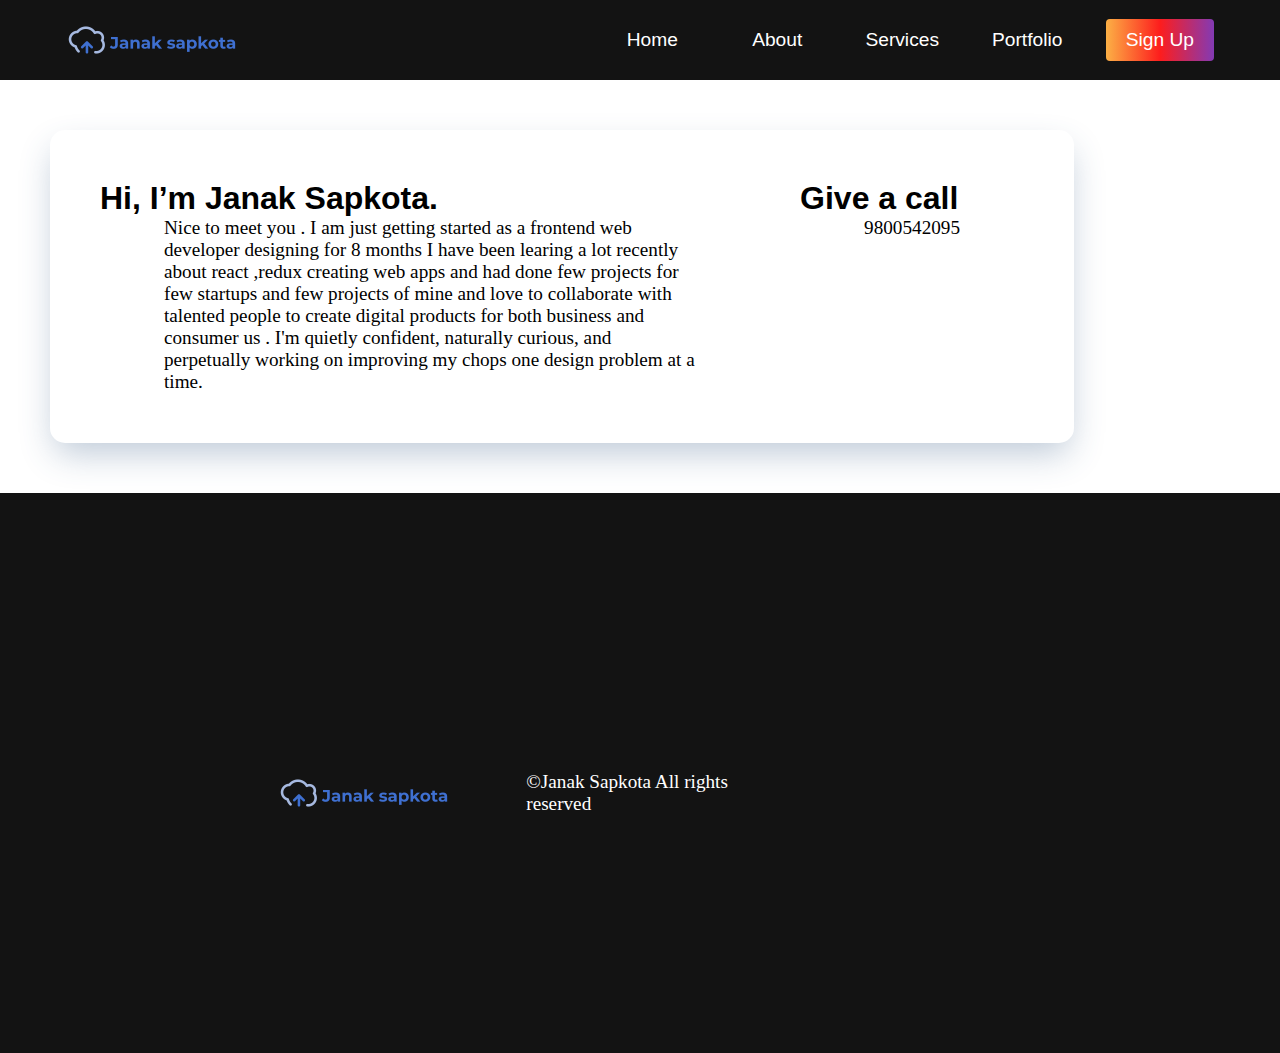
<file: aboutus/aboutus.html>
<!DOCTYPE html>
<html lang="en">

<head>
    <meta charset="UTF-8" />
    <meta http-equiv="X-UA-Compatible" content="IE=edge" />
    <meta name="viewport" content="width=device-width, initial-scale=1.0" />
    <link rel="stylesheet" href="./aboutus.css" />
    <link rel="stylesheet" href="https://use.fontawesome.com/releases/v5.14.0/css/all.css" integrity="sha384-HzLeBuhoNPvSl5KYnjx0BT+WB0QEEqLprO+NBkkk5gbc67FTaL7XIGa2w1L0Xbgc" crossorigin="anonymous" />

    <title>Document</title>
</head>

<body>

    <body>
        <nav class="navbar">
            <div class="navbar__container">
                <a href="../index.html" id="navbar__logo"><img src="../fd8f1f7452b8493da630d8530deee10b (1).png" /></a>
                <div class="navbar__toggle" id="mobile-menu">
                    <span class="bar"></span> <span class="bar"></span>
                    <span class="bar"></span>
                </div>
                <ul class="navbar__menu">
                    <li class="navbar__item">
                        <a href="../index.html" class="navbar__links">Home</a>
                    </li>
                    <li class="navbar__item">
                        <a href="./aboutus.html" class="navbar__links">About</a>
                    </li>
                    <li class="navbar__item">
                        <a href="../services/services.html" class="navbar__links" id="services-page">
								Services</a
							>
						</li>
						<li class="navbar__item">
							<a
								href="../card/card.html"
								class="navbar__links"
								id="services-page"
							>
								Portfolio</a
							>
						</li>
						<li class="navbar__btn">
							<a href="../contacthtm/contact.html" class="button" id="signup"
								>Sign Up</a
							>
						</li>
					</ul>
				</div>
			</nav>

			<div class="jumbotron">
				<div class="aboutusdiv">
					<h1>Hi, I’m Janak Sapkota.</h1>
					<p class="aboutus">
						Nice to meet you . I am just getting started as a frontend web
						developer designing for 8 months I have been learing a lot recently
						about react ,redux creating web apps and had done few projects for
						few startups and few projects of mine and love to collaborate with
						talented people to create digital products for both business and
						consumer us . I'm quietly confident, naturally curious, and
						perpetually working on improving my chops one design problem at a
						time.
					</p>
				</div>
				<div>
					<h1>Give a call</h1>
					<p>9800542095</p>
				</div>
			</div>

			<div class="footer__container">
				<div class="footer__container">
					<section class="social__media">
						<div class="social__media--wrap">
							<div class="footer__logo">
								<a href="/" id="footer__logo"
									><img src="../fd8f1f7452b8493da630d8530deee10b (1).png"
								/></a>
            </div>
            <p class="website__rights">©Janak Sapkota All rights reserved</p>
            <div class="social__icons">
                <a href="https://github.com/janakjk21?tab=repositories" class="social__icon--link"><i class="fab fa-github"></i
								></a>
                <a href="https://www.linkedin.com/in/janak-sapkota-530221183/" class="social__icon--link"><i class="fab fa-linkedin"></i
								></a>
                <a href="https://twitter.com/home" class="social__icon--link"><i class="fab fa-twitter"></i
								></a>
            </div>
            </div>
            </section>
            </div>
            </div>
    </body>
</body>

</html>
</file>
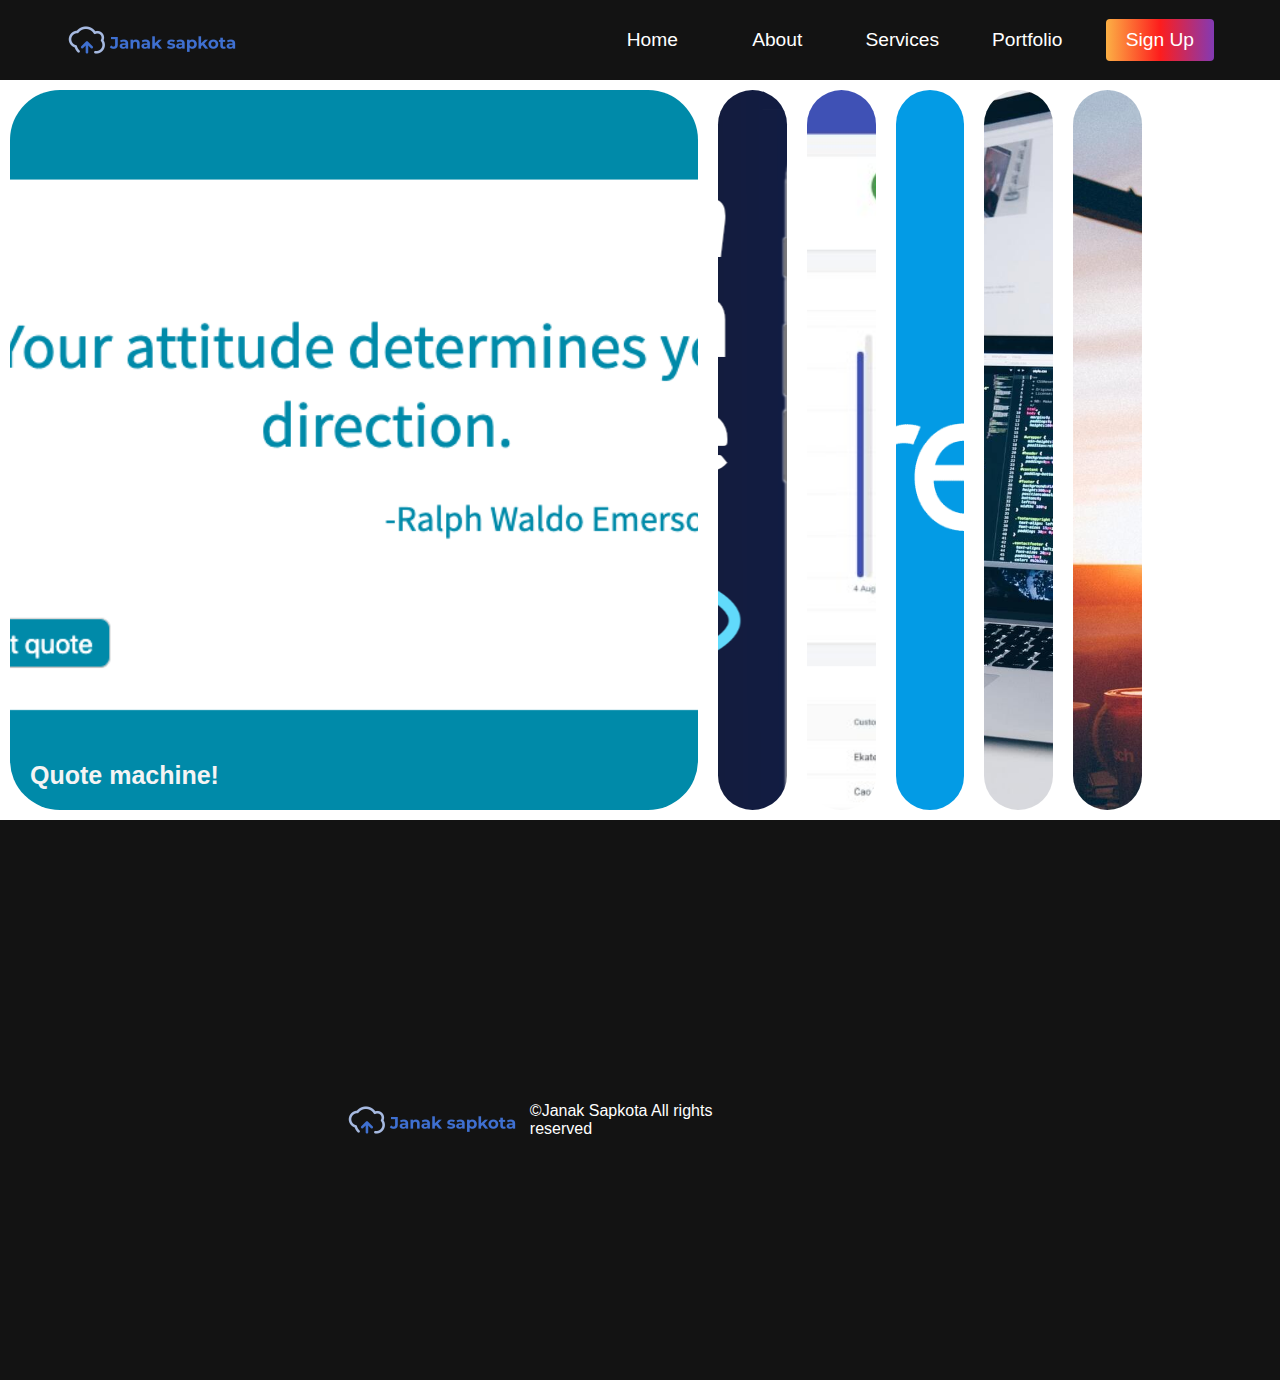
<file: card/card.html>
<!DOCTYPE html>
<html lang="en">

<head>
    <meta charset="UTF-8" />
    <meta name="viewport" content="width=device-width, initial-scale=1.0" />
    <link rel="stylesheet" href="style.css" />
    <link rel="stylesheet" href="https://use.fontawesome.com/releases/v5.14.0/css/all.css" integrity="sha384-HzLeBuhoNPvSl5KYnjx0BT+WB0QEEqLprO+NBkkk5gbc67FTaL7XIGa2w1L0Xbgc" crossorigin="anonymous" />

    <title>Portfolio</title>
</head>

<body>
    <div>
        <nav class="navbar">
            <div class="navbar__container">
                <a href="../index.html" id="navbar__logo"><img src="../fd8f1f7452b8493da630d8530deee10b (1).png" /></a>
                <div class="navbar__toggle" id="mobile-menu">
                    <span class="bar"></span> <span class="bar"></span>
                    <span class="bar"></span>
                </div>
                <ul class="navbar__menu">
                    <li class="navbar__item">
                        <a href="../index.html" class="navbar__links" id="home-page">Home</a
							>
						</li>
						<li class="navbar__item">
							<a
								href="../aboutus/aboutus.html"
								class="navbar__links"
								id="about-page"
								>About</a
							>
						</li>
						<li class="navbar__item">
							<a
								href="../services/services.html"
								class="navbar__links"
								id="services-page"
							>
								Services</a
							>
						</li>
						<li class="navbar__item">
							<a href="./card.html" class="navbar__links" id="services-page">
								Portfolio</a
							>
						</li>
						<li class="navbar__btn">
							<a href="../contacthtm/contact.html" class="button" id="signup"
								>Sign Up</a
							>
						</li>
					</ul>
				</div>
			</nav>
		</div>
		<div class="card_div"></div>
		<div class="container">
			<div
				class="panel active"
				style="background-image: url('./img/1_8wNWIJh1hPBoGFxLrYlvUQ.png')"
			>
				<h3>Quote machine!</h3>
			</div>

			<div
				class="panel"
				style="background-image: url('img/instagramclone.png')"
			>
				<h3>Inastagram clone</h3>
			</div>

			<div
				class="panel"
				style="background-image: url('img/react-material-kit-–-2.jpg')"
			>
				<h3>material ui project</h3>
			</div>

			<div class="panel" style="background-image: url('img/social.png')">
				<h3>firebase</h3>
			</div>

			<div class="panel" style="background-image: url('img/5.jpg')">
				<h3>firebase<h3>
			</div>

			<div class="panel" style="background-image: url('img/6.jpg')">
				<h3>personal portfolio</h3>
			</div>
		</div>
		<div class="footer__container">
			<div class="footer__container">
				<section class="social__media">
					<div class="social__media--wrap">
						<div class="footer__logo">
							<a href="/" id="footer__logo"
								><img src="../fd8f1f7452b8493da630d8530deee10b (1).png"
							/></a>
            </div>
            <p class="website__rights">©Janak Sapkota All rights reserved</p>
            <div class="social__icons">
                <a href="https://github.com/janakjk21?tab=repositories" class="social__icon--link"><i class="fab fa-github"></i
							></a>
                <a href="https://www.linkedin.com/in/janak-sapkota-530221183/" class="social__icon--link"><i class="fab fa-linkedin"></i
							></a>
                <a href="https://twitter.com/home" class="social__icon--link"><i class="fab fa-twitter"></i
							></a>
            </div>
    </div>
    </section>
    </div>
    </div>

    <script src="script.js"></script>
</body>

</html>
</file>
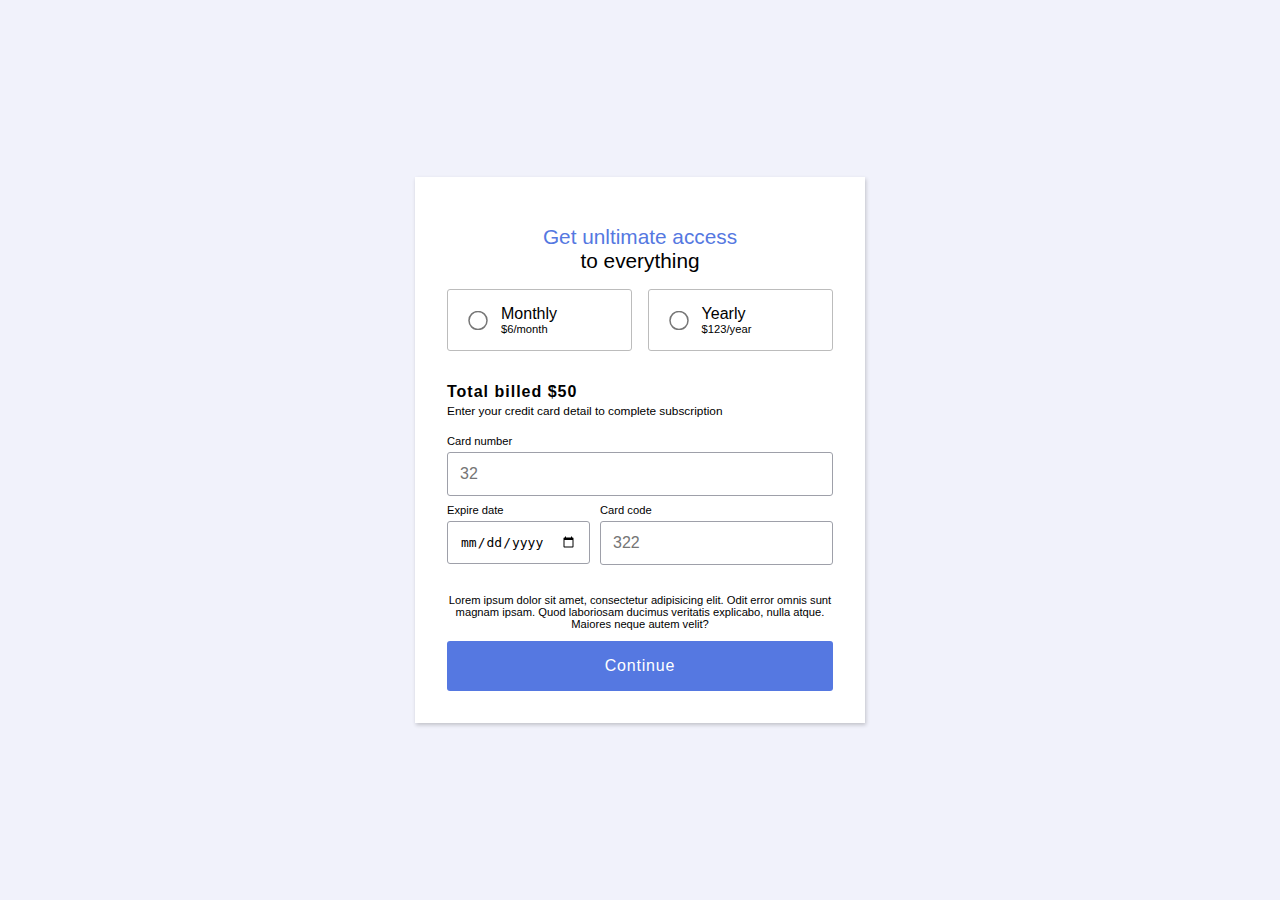
<file: chekoutpage/chekout.html>
<!DOCTYPE html>
<html lang="en">

<head>
    <meta charset="UTF-8" />
    <meta http-equiv="X-UA-Compatible" content="IE=edge" />
    <meta name="viewport" content="width=device-width, initial-scale=1.0" />
    <link rel="stylesheet" href="./chekout.css" />
    <link rel="stylesheet" href="https://use.fontawesome.com/releases/v5.14.0/css/all.css" integrity="sha384-HzLeBuhoNPvSl5KYnjx0BT+WB0QEEqLprO+NBkkk5gbc67FTaL7XIGa2w1L0Xbgc" crossorigin="anonymous" />

    <title>Document</title>
</head>

<body>
    <div class="container">
        <div class="checkout-card">
            <div class="title">
                <p>
                    <span>Get unltimate access</span> <br /> to everything
                </p>
            </div>
            <div class="price-container">
                <div class="price-card">
                    <input name="price" id="monthly" type="radio" />
                    <div class="content">
                        Monthly
                        <span>$6/month</span>
                    </div>
                    <label for="monthly"></label>
                </div>

                <div class="price-card">
                    <input name="price" type="radio" id="yearly" />
                    <div class="content">
                        Yearly
                        <span>$123/year</span>
                    </div>
                    <label for="yearly"></label>
                </div>
            </div>
            <div class="detail-info">
                <div class="info">
                    <h3>Total billed $50</h3>
                    <small>Enter your credit card detail to complete subscription</small
						>
					</div>
					<div class="input-field">
						<label for="card_number">Card number</label>
						<input type="number" id="card_number" placeholder="32" />
					</div>
					<div class="grid">
						<div class="input-field">
							<label for="expire_date">Expire date</label>
							<input type="date" id="expire_date" placeholder="23-Jan-2021" />
						</div>
						<div class="input-field">
							<label for="card_code">Card code</label>
							<input type="number" id="card_code" placeholder="322" />
						</div>
					</div>

					<p>
						Lorem ipsum dolor sit amet, consectetur adipisicing elit. Odit error
						omnis sunt magnam ipsam. Quod laboriosam ducimus veritatis
						explicabo, nulla atque. Maiores neque autem velit?
					</p>

					<button class="btn">Continue</button>
				</div>
			</div>
		</div>
	</body>
</html>
</file>
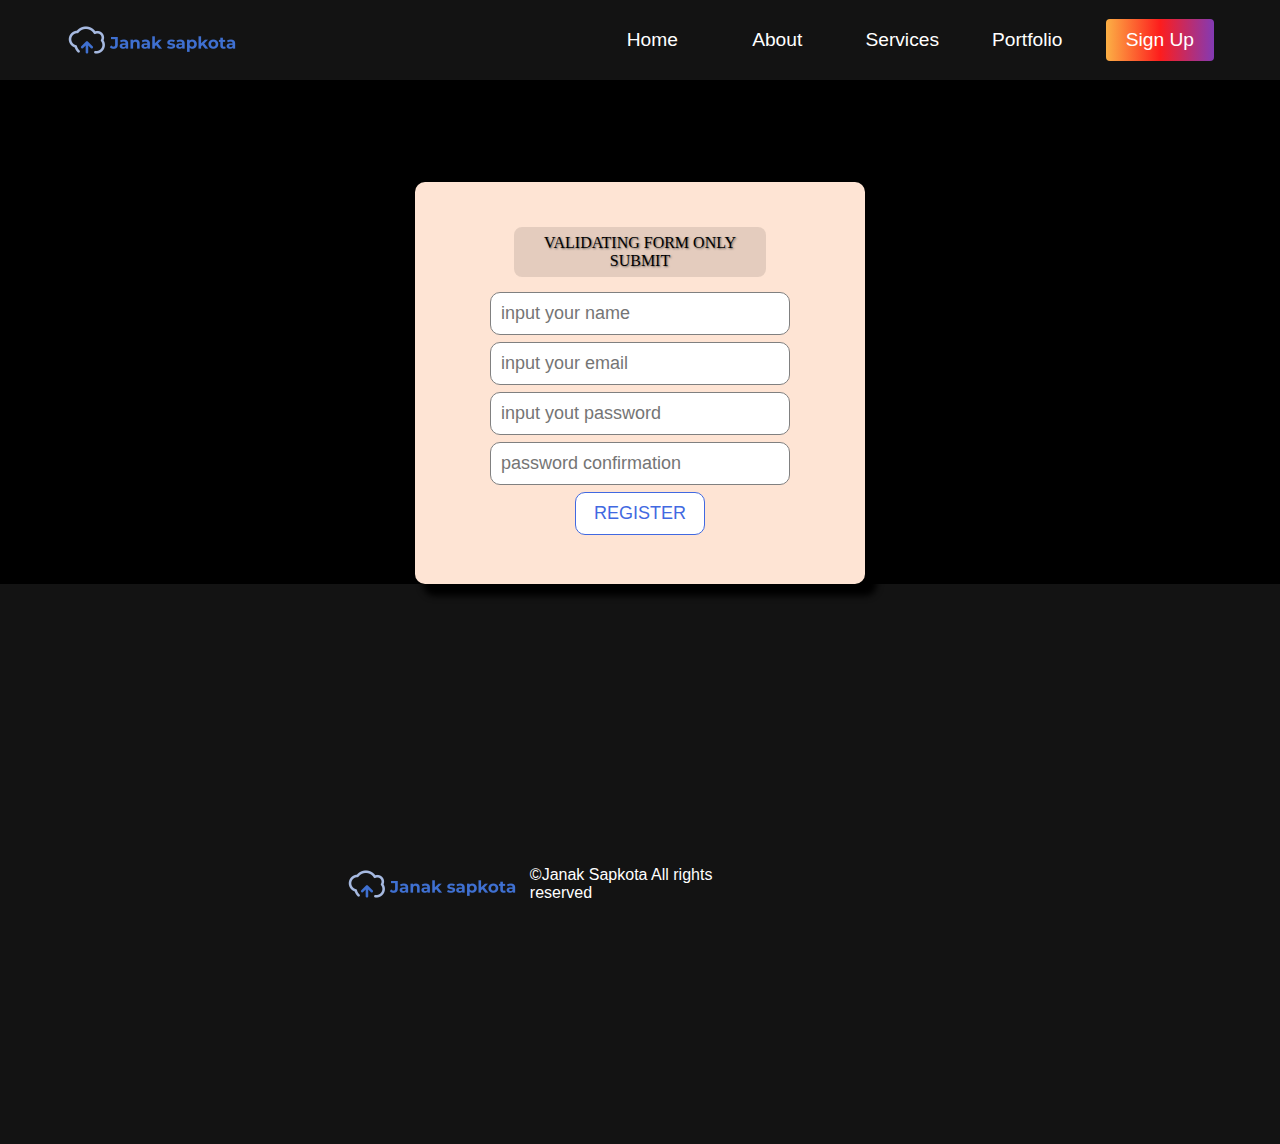
<file: contacthtm/contact.html>
<head>
    <link rel="stylesheet" href="./contact.css" type="text/css" />
    <link rel="stylesheet" href="https://use.fontawesome.com/releases/v5.14.0/css/all.css" integrity="sha384-HzLeBuhoNPvSl5KYnjx0BT+WB0QEEqLprO+NBkkk5gbc67FTaL7XIGa2w1L0Xbgc" crossorigin="anonymous" />

</head>

<body>
    <nav class="navbar">
        <div class="navbar__container">
            <a href="../index.html" id="navbar__logo"><img src="../fd8f1f7452b8493da630d8530deee10b (1).png" /></a>
            <div class="navbar__toggle" id="mobile-menu">
                <span class="bar"></span> <span class="bar"></span>
                <span class="bar"></span>
            </div>
            <ul class="navbar__menu">
                <li class="navbar__item">
                    <a href="../index.html" class="navbar__links" id="home-page">Home</a>
                </li>
                <li class="navbar__item">
                    <a href="../aboutus/aboutus.html" class="navbar__links" id="about-page">About</a
					>
				</li>
				<li class="navbar__item">
					<a
						href="../services/services.html"
						class="navbar__links"
						id="services-page"
					>
						Services</a
					>
				</li>
				<li class="navbar__item">
					<a href="../card/card.html" class="navbar__links" id="services-page">
						Portfolio</a
					>
				</li>
				<li class="navbar__btn">
					<a href="../contacthtm/contact.html" class="button" id="signup"
						>Sign Up</a
					>
				</li>
			</ul>
		</div>
	</nav>

	<div class="login-page">
		<form
			class="form container-nonfull"
			name="vform"
			onsubmit="return Validate()"
			method="post"
		>
			<div class="head-form">VALIDATING FORM ONLY SUBMIT</div>
			<div id="nama-key">
				<input type="text" name="nama" placeholder="input your name" />
				<div id="name_error" class="text_error"></div>
			</div>
			<div>
				<input type="text" name="email" placeholder="input your email" />
				<div id="email_error" class="text_error"></div>
			</div>
			<div>
				<input
					type="password"
					name="password"
					placeholder="input yout password"
				/>
			</div>
			<div>
				<input
					type="password"
					name="password_confirmation"
					placeholder="password confirmation"
				/>
				<div id="passwd_error" class="text_error"></div>
			</div>
			<div>
				<input type="submit" value="REGISTER" />
			</div>
		</form>
	</div>
	<div class="footer__container">
		<div class="footer__links">
			<div class="footer__container">
				<section class="social__media">
					<div class="social__media--wrap">
						<div class="footer__logo">
							<a href="/" id="footer__logo"><img src="../fd8f1f7452b8493da630d8530deee10b (1).png" /></a>
        </div>
        <p class="website__rights">©Janak Sapkota All rights reserved</p>
        <div class="social__icons">
            <a href="https://github.com/janakjk21?tab=repositories" class="social__icon--link"><i class="fab fa-github"></i
							></a>
            <a href="https://www.linkedin.com/in/janak-sapkota-530221183/" class="social__icon--link"><i class="fab fa-linkedin"></i
							></a>
            <a href="https://twitter.com/home" class="social__icon--link"><i class="fab fa-twitter"></i
							></a>
        </div>
        </div>
        </section>
        </div>

        </div>
        <script src="./contact.js"></script>
</body>
</file>
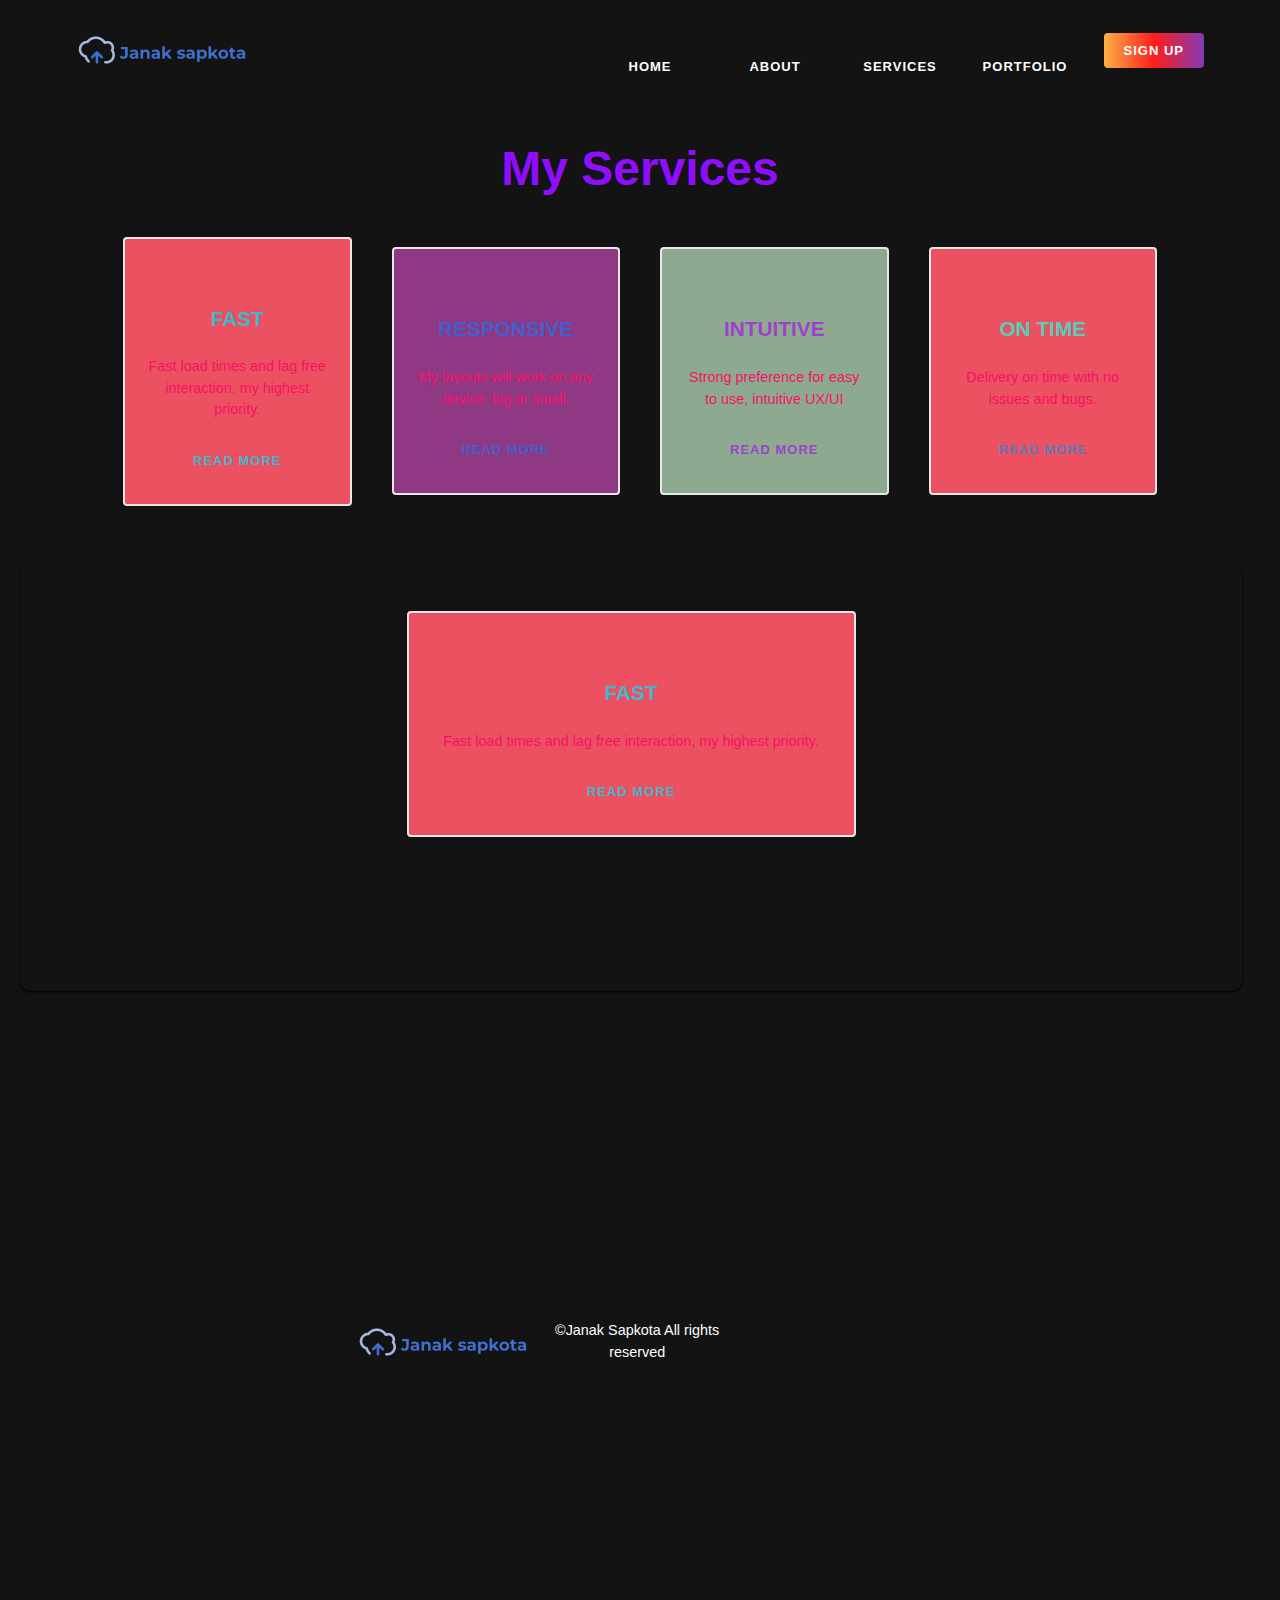
<file: services/services.html>
<!DOCTYPE html>
<html lang="en">

<head>
    <meta charset="UTF-8">
    <meta http-equiv="X-UA-Compatible" content="IE=edge">
    <meta name="viewport" content="width=device-width, initial-scale=1.0">
    <link rel="stylesheet" href="../styles.css">
    <link rel="stylesheet" href="https://use.fontawesome.com/releases/v5.14.0/css/all.css" integrity="sha384-HzLeBuhoNPvSl5KYnjx0BT+WB0QEEqLprO+NBkkk5gbc67FTaL7XIGa2w1L0Xbgc" crossorigin="anonymous" />

    <link rel="stylesheet" href="./services.css">

    <title>Service</title>
</head>

<body>
    <div>
        <nav class="navbar">
            <div class="navbar__container">
                <a href="../index.html" id="navbar__logo"><img src="../fd8f1f7452b8493da630d8530deee10b (1).png" /></a>
                <div class="navbar__toggle" id="mobile-menu">
                    <span class="bar"></span> <span class="bar"></span>
                    <span class="bar"></span>
                </div>
                <ul class="navbar__menu">
                    <li class="navbar__item">
                        <a href="../index.html" class="navbar__links" id="home-page">Home</a
						>
					</li>
					<li class="navbar__item">
						<a
							href="../aboutus//aboutus.html"
							class="navbar__links"
							id="about-page"
							>About</a
						>
					</li>
					<li class="navbar__item">
						<a href="./services.html" class="navbar__links" id="services-page">
							Services</a
						>
					</li>
					<li class="navbar__item">
						<a href="../card/card.html" class="navbar__links" id="services-page">
							Portfolio</a
						>
					</li>
					<li class="navbar__btn">
						<a href="../contacthtm/contact.html" class="button" id="signup"
							>Sign Up</a
						>
					</li>
				</ul>
			</div>
		</nav>
	</div>

    <section>
        <h3>My Services</h3>
        <div class="services-grid">
            <div class="service service1">
                <i class="fa fa-forward" aria-hidden="true"></i>
                <h4>
                    FAST</h4>
                <p>Fast load times and lag free interaction, my highest priority.</p>
                <a href="#" class="cta">Read More <span class="ti-angle-right"></a>
            </div>

            <div class="service service2">
                <i class="fa fa-mobile" aria-hidden="true"></i>
                <h4>RESPONSIVE</h4>
                <p>My layouts will work on any device, big or small.</p>
                <a href="#" class="cta">Read More <span class="ti-angle-right"></a>
            </div>

            <div class="service service3">
                <i class="fa fa-lightbulb" aria-hidden="true"></i>
                <h4>INTUITIVE</h4>
                <p>Strong preference for easy to use, intuitive UX/UI</p>
                <a href="#" class="cta">Read More <span class="ti-angle-right"></a>
            </div>
            <div class="service service4">
                <i class="fa fa-clock" aria-hidden="true"></i>
                <h4>ON TIME
                </h4>
                <p>Delivery on time with no issues and bugs.</p>
                <a href="#" class="cta">Read More <span class="ti-angle-right"></a>
            </div>

    </div>
    </section>
    <div class="Wholeslide">

        <div class="slideshow-container">

            <!-- Full-width images with number and caption text -->
            <div class="mySlides fade">

                <div class="service service1">
                    <i class="fa fa-forward" aria-hidden="true"></i>
                    <h4>
                        FAST</h4>
                    <p>Fast load times and lag free interaction, my highest priority.</p>
                    <a href="#" class="cta">Read More <span class="ti-angle-right"></a>
                </div>
            </div>

            <div class="mySlides fade">
                <div class="service service2">
                    <i class="fa fa-mobile" aria-hidden="true"></i>
                    <h4>RESPONSIVE</h4>
                    <p>My layouts will work on any device, big or small.</p>
                    <a href="#" class="cta">Read More <span class="ti-angle-right"></a>
                </div>
            </div>

            <div class="mySlides fade">


                <div class="service service3">
                    <i class="fa fa-lightbulb" aria-hidden="true"></i>
                    <h4>INTUITIVE
                    </h4>
                    <p>Strong preference for easy to use, intuitive UX/UI</p>
                    <a href="#" class="cta">Read More <span class="ti-angle-right"></a>
                </div>

            </div>
            <div class="mySlides fade">
                <div class="service service4">
                    <i class="fa fa-clock" aria-hidden="true"></i>
                    <h4>ON TIME
                    </h4>
                    <p>Delivery on time with no issues and bugs.</p>
                    <a href="#" class="cta">Read More <span class="ti-angle-right"></a>
                </div>
            </div>

        </div>

    </div>
    <div class="footer__container">
        <div class="footer__container">
            <section class="social__media">
                <div class="social__media--wrap">
                    <div class="footer__logo">
                        <a href="/" id="footer__logo"><img src="../fd8f1f7452b8493da630d8530deee10b (1).png" /></a>
                    </div>
                    <p class="website__rights">©Janak Sapkota All rights reserved</p>
                    <div class="social__icons">
                        <a href="https://github.com/janakjk21?tab=repositories" class="social__icon--link"><i class="fab fa-github"></i
						></a>
                        <a href="https://www.linkedin.com/in/janak-sapkota-530221183/" class="social__icon--link"><i class="fab fa-linkedin"></i
						></a>
                        <a href="https://twitter.com/home" class="social__icon--link"><i class="fab fa-twitter"></i
						></a>
                    </div>
                </div>
            </section>
        </div>

    </div>
    <script src='./slide.js'></script>
</body>

</html>
</file>
<file: aboutus/aboutus.css>
.jumbotron {
    margin: 50px 50px 50px 50px;
    border-radius: 15px;
    width: 80%;
    padding: 50px;
    display: flex;
    box-shadow: 0px 15px 35px -5px rgba(50, 88, 130, 0.32);
}

.aboutusdiv {
    padding-right: 40px;
}

.article {
    display: flex;
    flex-wrap: wrap;
    flex-direction: row;
}

p {
    padding-left: 5vw;
    padding-right: 5vw;
    font-family: "Architects Daughter", cursive;
    font-size: 1.5vw;
}

* {
    box-sizing: border-box;
    margin: 0;
    padding: 0;
    font-family: "Kumbh Sans", sans-serif;
    scroll-behavior: smooth;
}

.navbar {
    background: #131313;
    height: 80px;
    display: flex;
    justify-content: center;
    align-items: center;
    font-size: 1.2rem;
    position: sticky;
    top: 0;
    z-index: 999;
}

.navbar__container {
    display: flex;
    justify-content: space-between;
    height: 80px;
    z-index: 1;
    width: 100%;
    max-width: 1300px;
    margin: 0 auto;
    padding: 0 50px;
}

#navbar__logo {
    background-color: #ff8177;
    background-image: linear-gradient(to top, #ff0844 0%, #ffb199 100%);
    background-size: 100%;
    -webkit-background-clip: text;
    -moz-background-clip: text;
    -webkit-text-fill-color: transparent;
    -moz-text-fill-color: transparent;
    display: flex;
    align-items: center;
    cursor: pointer;
    text-decoration: none;
    font-size: 2rem;
}

.navbar__menu {
    display: flex;
    align-items: center;
    list-style: none;
}

.navbar__item {
    height: 80px;
}

.navbar__links {
    color: #fff;
    display: flex;
    align-items: center;
    justify-content: center;
    width: 125px;
    text-decoration: none;
    height: 100%;
    transition: all 0.3s ease;
}

.navbar__btn {
    display: flex;
    justify-content: center;
    align-items: center;
    padding: 0 1rem;
    width: 100%;
}

.button {
    display: flex;
    justify-content: center;
    align-items: center;
    text-decoration: none;
    padding: 10px 20px;
    height: 100%;
    width: 100%;
    border: none;
    outline: none;
    border-radius: 4px;
    background: #833ab4;
    background: -webkit-linear-gradient(to right, #fcb045, #fd1d1d, #833ab4);
    background: linear-gradient(to right, #fcb045, #fd1d1d, #833ab4);
    color: #fff;
    transition: all 0.3s ease;
}

.navbar__links:hover {
    color: #9518fc;
    transition: all 0.3s ease;
}

@media screen and (max-width: 960px) {
    .navbar__container {
        display: flex;
        justify-content: space-between;
        height: 80px;
        z-index: 1;
        width: 100%;
        max-width: 1300px;
        padding: 0;
    }
    .navbar__menu {
        display: grid;
        grid-template-columns: auto;
        margin: 0;
        width: 100%;
        position: absolute;
        top: -1000px;
        opacity: 1;
        transition: all 0.5s ease;
        z-index: -1;
    }
    .navbar__menu.active {
        background: #131313;
        top: 100%;
        opacity: 1;
        transition: all 0.5s ease;
        z-index: 99;
        height: 60vh;
        font-size: 1.6rem;
    }
    #navbar__logo {
        padding-left: 25px;
    }
    .navbar__toggle .bar {
        width: 25px;
        height: 3px;
        margin: 5px auto;
        transition: all 0.3s ease-in-out;
        background: #fff;
    }
    .navbar__item {
        width: 100%;
    }
    .navbar__links {
        text-align: center;
        padding: 2rem;
        width: 100%;
        display: table;
    }
    .navbar__btn {
        padding-bottom: 2rem;
    }
    .button {
        display: flex;
        justify-content: center;
        align-items: center;
        width: 80%;
        height: 80px;
        margin: 0;
    }
    #mobile-menu {
        position: absolute;
        top: 20%;
        right: 5%;
        transform: translate(5%, 20%);
    }
    .navbar__toggle .bar {
        display: block;
        cursor: pointer;
    }
    #mobile-menu.is-active .bar:nth-child(2) {
        opacity: 0;
    }
    #mobile-menu.is-active .bar:nth-child(1) {
        transform: translateY(8px) rotate(45deg);
    }
    #mobile-menu.is-active .bar:nth-child(3) {
        transform: translateY(-8px) rotate(-45deg);
    }
}

.footer__container {
    background-color: #131313;
    padding: 5rem 0;
    display: flex;
    flex-direction: column;
    justify-content: center;
    align-items: center;
}

#footer__logo {
    color: #fff;
    display: flex;
    align-items: center;
    cursor: pointer;
    text-decoration: none;
    font-size: 2rem;
}

.footer__links {
    width: 100%;
    max-width: 1000px;
    display: flex;
    justify-content: center;
}

.footer__link--wrapper {
    display: flex;
}

.footer__link--items {
    display: flex;
    flex-direction: column;
    align-items: flex-start;
    margin: 16px;
    text-align: left;
    width: 160px;
    box-sizing: border-box;
}

.footer__link--items h2 {
    margin-bottom: 16px;
    color: #fff;
}

.footer__link--items a {
    color: #fff;
    text-decoration: none;
    margin-bottom: 0.5rem;
    transition: 0.3 ease-out;
}

.footer__link--items a:hover {
    color: #e9e9e9;
    transition: 0.3 ease-out;
}

.social__icon--link {
    color: #fff;
    font-size: 24px;
}

.social__media {
    max-width: 1000px;
    width: 100%;
}

.social__media--wrap {
    display: flex;
    justify-content: space-between;
    align-items: center;
    width: 90%;
    max-width: 1000px;
    margin: 40px auto 0 auto;
}

.social__icons {
    display: flex;
    justify-content: space-between;
    align-items: center;
    width: 240px;
}

.website__rights {
    color: #fff;
}

@media screen and (max-width: 820px) {
    .footer__links {
        padding-top: 2rem;
    }
    #footer__logo {
        margin-bottom: 2rem;
    }
    .website__rights {
        margin-bottom: 2rem;
    }
    .footer__link--wrapper {
        flex-direction: column;
    }
    .social__media--wrap {
        flex-direction: column;
    }
}

@media screen and (max-width: 480px) {
    .footer__link--items {
        margin: 0;
        padding: 10px;
        width: 100%;
    }
}
</file>
<file: card/style.css>
* {
	box-sizing: border-box;
}

.card_div {
	display: flex;
	align-items: center;
	justify-content: center;
	overflow: hidden;
	margin: 0;
}

.container {
	display: flex;
	width: 90vw;
}

.panel {
	background-size: cover;
	background-position: center;
	background-repeat: no-repeat;
	height: 80vh;
	border-radius: 50px;
	color: rgb(245, 244, 244);
	cursor: pointer;
	flex: 0.5;
	margin: 10px;
	position: relative;
	transition: flex 0.9s ease-in;
}

.panel h3 {
	font-size: 25px;
	position: absolute;
	bottom: 20px;
	left: 20px;
	margin: 20;
	opacity: 0;
}

.panel.active {
	flex: 5;
}

.panel.active h3 {
	opacity: 1;
	transition: opacity 0.3s ease-in 0.5s;
}

@media (max-width: 480px) {
	.container {
		width: 100vw;
	}

	.panel:nth-of-type(4),
	.panel:nth-of-type(5),
	.panel:nth-of-type(6) {
		display: none;
	}
}

* {
	box-sizing: border-box;
	margin: 0;
	padding: 0;
	font-family: "Kumbh Sans", sans-serif;
	scroll-behavior: smooth;
}

.navbar {
	background: #131313;
	height: 80px;
	display: flex;
	justify-content: center;
	align-items: center;
	font-size: 1.2rem;
	position: sticky;
	top: 0;
	z-index: 999;
}

.navbar__container {
	display: flex;
	justify-content: space-between;
	height: 80px;
	z-index: 1;
	width: 100%;
	max-width: 1300px;
	margin: 0 auto;
	padding: 0 50px;
}

#navbar__logo {
	background-color: #ff8177;
	background-image: linear-gradient(to top, #ff0844 0%, #ffb199 100%);
	background-size: 100%;
	-webkit-background-clip: text;
	-moz-background-clip: text;
	-webkit-text-fill-color: transparent;
	-moz-text-fill-color: transparent;
	display: flex;
	align-items: center;
	cursor: pointer;
	text-decoration: none;
	font-size: 2rem;
}

.navbar__menu {
	display: flex;
	align-items: center;
	list-style: none;
}

.navbar__item {
	height: 80px;
}

.navbar__links {
	color: #fff;
	display: flex;
	align-items: center;
	justify-content: center;
	width: 125px;
	text-decoration: none;
	height: 100%;
	transition: all 0.3s ease;
}

.navbar__btn {
	display: flex;
	justify-content: center;
	align-items: center;
	padding: 0 1rem;
	width: 100%;
}

.button {
	display: flex;
	justify-content: center;
	align-items: center;
	text-decoration: none;
	padding: 10px 20px;
	height: 100%;
	width: 100%;
	border: none;
	outline: none;
	border-radius: 4px;
	background: #833ab4;
	background: -webkit-linear-gradient(to right, #fcb045, #fd1d1d, #833ab4);
	background: linear-gradient(to right, #fcb045, #fd1d1d, #833ab4);
	color: #fff;
	transition: all 0.3s ease;
}

.navbar__links:hover {
	color: #9518fc;
	transition: all 0.3s ease;
}

@media screen and (max-width: 960px) {
	.navbar__container {
		display: flex;
		justify-content: space-between;
		height: 80px;
		z-index: 1;
		width: 100%;
		max-width: 1300px;
		padding: 0;
	}

	.navbar__menu {
		display: grid;
		grid-template-columns: auto;
		margin: 0;
		width: 100%;
		position: absolute;
		top: -1000px;
		opacity: 1;
		transition: all 0.5s ease;
		z-index: -1;
	}

	.navbar__menu.active {
		background: #131313;
		top: 100%;
		opacity: 1;
		transition: all 0.5s ease;
		z-index: 99;
		height: 60vh;
		font-size: 1.6rem;
	}

	#navbar__logo {
		padding-left: 25px;
	}

	.navbar__toggle .bar {
		width: 25px;
		height: 3px;
		margin: 5px auto;
		transition: all 0.3s ease-in-out;
		background: #fff;
	}

	.navbar__item {
		width: 100%;
	}

	.navbar__links {
		text-align: center;
		padding: 2rem;
		width: 100%;
		display: table;
	}

	.navbar__btn {
		padding-bottom: 2rem;
	}

	.button {
		display: flex;
		justify-content: center;
		align-items: center;
		width: 80%;
		height: 80px;
		margin: 0;
	}

	#mobile-menu {
		position: absolute;
		top: 20%;
		right: 5%;
		transform: translate(5%, 20%);
	}

	.navbar__toggle .bar {
		display: block;
		cursor: pointer;
	}

	#mobile-menu.is-active .bar:nth-child(2) {
		opacity: 0;
	}

	#mobile-menu.is-active .bar:nth-child(1) {
		transform: translateY(8px) rotate(45deg);
	}

	#mobile-menu.is-active .bar:nth-child(3) {
		transform: translateY(-8px) rotate(-45deg);
	}
}

.footer__container {
	background-color: #131313;
	padding: 5rem 0;
	display: flex;
	flex-direction: column;
	justify-content: center;
	align-items: center;
}

#footer__logo {
	color: #fff;
	display: flex;
	align-items: center;
	cursor: pointer;
	text-decoration: none;
	font-size: 2rem;
}

.footer__links {
	width: 100%;
	max-width: 1000px;
	display: flex;
	justify-content: center;
}

.footer__link--wrapper {
	display: flex;
}

.footer__link--items {
	display: flex;
	flex-direction: column;
	align-items: flex-start;
	margin: 16px;
	text-align: left;
	width: 160px;
	box-sizing: border-box;
}

.footer__link--items h2 {
	margin-bottom: 16px;
	color: #fff;
}

.footer__link--items a {
	color: #fff;
	text-decoration: none;
	margin-bottom: 0.5rem;
	transition: 0.3 ease-out;
}

.footer__link--items a:hover {
	color: #e9e9e9;
	transition: 0.3 ease-out;
}

.social__icon--link {
	color: #fff;
	font-size: 24px;
}

.social__media {
	max-width: 1000px;
	width: 100%;
}

.social__media--wrap {
	display: flex;
	justify-content: space-between;
	align-items: center;
	width: 90%;
	max-width: 1000px;
	margin: 40px auto 0 auto;
}

.social__icons {
	display: flex;
	justify-content: space-between;
	align-items: center;
	width: 240px;
}

.website__rights {
	color: #fff;
}

@media screen and (max-width: 820px) {
	.footer__links {
		padding-top: 2rem;
	}

	#footer__logo {
		margin-bottom: 2rem;
	}

	.website__rights {
		margin-bottom: 2rem;
	}

	.footer__link--wrapper {
		flex-direction: column;
	}

	.social__media--wrap {
		flex-direction: column;
	}
}

@media screen and (max-width: 480px) {
	.footer__link--items {
		margin: 0;
		padding: 10px;
		width: 100%;
	}
}
</file>
<file: chekoutpage/chekout.css>
* {
    margin: 0;
    padding: 0;
    box-sizing: border-box;
    font-size: 100%;
}

body {
    background: #f1f2fb;
    min-height: 100vh;
    display: flex;
    justify-content: center;
    align-items: center;
    font-family: "Poppins", sans-serif;
}

.checkout-card {
    background: #fff;
    max-width: 450px;
    padding: 2rem;
    box-shadow: 1px 2px 4px rgba(0, 0, 0, 0.2);
}

.checkout-card .title span {
    color: #5578e1;
}

.checkout-card .title p {
    font-size: 1.3rem;
    text-align: center;
    padding: 1rem;
}

.price-container {
    display: flex;
    gap: 0.95rem;
    justify-content: space-evenly;
}

.price-card {
    position: relative;
    /*   border:1px solid #bcbcbc; */
    padding: 1rem;
    border-radius: 3px;
    width: 100%;
    display: flex;
    align-items: center;
    gap: 0.5rem;
    cursor: pointer;
    outline: none;
    transition: 0.3s ease-in;
}

.price-card label {
    position: absolute;
    top: 0;
    left: 0;
    right: 0;
    bottom: 0;
    width: 100%;
    border-radius: 3px;
    border: 1px solid #bcbcbc;
    cursor: pointer;
}

.price-card input[type="radio"]:checked~label {
    border: 1px solid #5578e1;
    background: rgba(85, 120, 225, 0.2);
    color: #5578e1;
    outline: none;
    border-width: 2px;
}

.price-card input[type="radio"] {
    width: 30px;
    height: auto;
    border: 0;
    transform: scale(1.5);
}

.price-card .content {
    display: flex;
    flex-direction: column;
}

.price-card .content span {
    font-size: 0.7rem;
}

.detail-info {
    padding-top: 2rem;
}

.info {
    margin-bottom: 1rem;
}

.info h3 {
    letter-spacing: 1px;
}

.info small {
    font-size: 0.74rem;
}

.input-field {
    display: flex;
    flex-direction: column;
}

.input-field label {
    font-size: 0.7rem;
    padding-bottom: 5px;
    font-weight: 500;
}

.input-field input {
    padding: 0.75rem;
    border-radius: 3px;
    width: 100%;
    border: 1px solid #9ea0a9;
}

.input-field input:focus {
    border: 1px solid #5578e1;
    outline: none;
}

.grid {
    display: flex;
    gap: 10px;
    margin-top: 0.5rem;
    justify-content: space-evenly;
}

.detail-info p {
    font-size: 0.7rem;
    text-align: center;
    margin-top: 1.8rem;
}

.btn {
    margin-top: 0.7rem;
    width: 100%;
    padding: 1rem;
    letter-spacing: 0.8px;
    background: #5578e1;
    border: none;
    color: #fff;
    border-radius: 3px;
    cursor: pointer;
    transition: 0.2s ease-in-out;
}

.btn:hover {
    background: #506dc7;
    letter-spacing: 1px;
    box-shadow: 1px 4px 8px rgba(80, 109, 199, 0.3);
}
</file>
<file: contacthtm/contact.css>
body {
    background: black;
}

.login-page {
    width: 500px;
    padding: 8% 0 0;
    margin: auto;
}

.form {
    position: relative;
    z-index: 1;
    background-color: #fee4d4;
    max-width: 360px;
    margin: 0 auto 100px;
    padding: 45px;
    text-align: center;
    border-radius: 10px;
    box-shadow: 10px 10px 6px 2px rgb(0, 0, 0);
    margin-bottom: 30px;
}

.container-full {
    line-height: 1.3;
    padding: 5px 0;
}

.container-nonfull {
    margin: 0px auto;
    width: 1260px;
    max-width: 90%;
}

.green {
    background-color: #008044;
    height: 100vh;
}

.orange {
    background-color: #e9573f;
    height: 100vh;
}

.form input {
    display: block;
    margin: 4px auto;
    border-radius: 10px;
}

.form input[type="text"],
input[type="password"] {
    width: 300px;
    -webkit-transform: translate(1);
    transform: translate(1);
    -webkit-transition: 0.4s ease-in-out;
    transition: 0.4s ease-in-out;
    margin-bottom: 7px;
    border: 1px solid gray;
    padding: 10px;
    font-size: 18px;
}

.form input[type="submit"] {
    padding: 10px;
    text-transform: uppercase;
    cursor: pointer;
    padding: 10px 18px;
    font-size: 18px;
    -webkit-transition: 0.3s ease-in-out;
    transition: 0.3s ease-in-out;
    background-color: #fff;
    border: 1px solid royalblue;
    color: royalblue;
}

.form input[type="text"]:focus,
input[type="password"]:focus {
    -webkit-transform: scale(1.1);
    transform: scale(1.1);
    background: rgba(0, 0, 0, 0.15);
}

.form input[type="submit"]:hover,
input[type="submit"]:focus {
    background-color: royalblue;
    color: #fff;
    border-radius: 4px;
}

.text_error {
    background-color: pink;
    font-size: 19px;
    width: 70%;
    margin: 0 auto;
    font-family: "Aaargh";
    text-align: center;
    color: red;
}

.head-form {
    text-align: center;
    font-size: 16px;
    padding: 7px;
    display: block;
    width: 70%;
    margin: 0 auto 15px auto;
    font-family: "aaargh";
    border-radius: 8px;
    text-shadow: 1px 1px 2px rgba(0, 0, 0, 0.5);
    background: rgba(0, 0, 0, 0.1);
}

.welldone {
    background-color: lightgreen;
    color: green;
    border: 1px solid seagreen;
    font-family: "aaargh";
    width: 75%;
    display: none;
    text-align: center;
    font-size: 14px;
    padding: 10px;
    margin: 0 auto;
    text-transform: uppercase;
}

.hint {
    background-color: pink;
    color: red;
    display: none;
    text-align: center;
    border: 1px solid red;
    font-family: "aaargh";
    width: 75%;
    font-size: 14px;
    padding: 10px;
    margin: 0 auto;
    text-transform: uppercase;
}

* {
    box-sizing: border-box;
    margin: 0;
    padding: 0;
    font-family: "Kumbh Sans", sans-serif;
    scroll-behavior: smooth;
}

.navbar {
    background: #131313;
    height: 80px;
    display: flex;
    justify-content: center;
    align-items: center;
    font-size: 1.2rem;
    position: sticky;
    top: 0;
    z-index: 999;
}

.navbar__container {
    display: flex;
    justify-content: space-between;
    height: 80px;
    z-index: 1;
    width: 100%;
    max-width: 1300px;
    margin: 0 auto;
    padding: 0 50px;
}

#navbar__logo {
    background-color: #ff8177;
    background-image: linear-gradient(to top, #ff0844 0%, #ffb199 100%);
    background-size: 100%;
    -webkit-background-clip: text;
    -moz-background-clip: text;
    -webkit-text-fill-color: transparent;
    -moz-text-fill-color: transparent;
    display: flex;
    align-items: center;
    cursor: pointer;
    text-decoration: none;
    font-size: 2rem;
}

.navbar__menu {
    display: flex;
    align-items: center;
    list-style: none;
}

.navbar__item {
    height: 80px;
}

.navbar__links {
    color: #fff;
    display: flex;
    align-items: center;
    justify-content: center;
    width: 125px;
    text-decoration: none;
    height: 100%;
    transition: all 0.3s ease;
}

.navbar__btn {
    display: flex;
    justify-content: center;
    align-items: center;
    padding: 0 1rem;
    width: 100%;
}

.input {
    border-radius: 20px;
}

.button {
    display: flex;
    justify-content: center;
    align-items: center;
    text-decoration: none;
    padding: 10px 20px;
    height: 100%;
    width: 100%;
    border: none;
    outline: none;
    border-radius: 4px;
    background: #833ab4;
    background: -webkit-linear-gradient(to right, #fcb045, #fd1d1d, #833ab4);
    background: linear-gradient(to right, #fcb045, #fd1d1d, #833ab4);
    color: #fff;
    transition: all 0.3s ease;
}

.navbar__links:hover {
    color: #9518fc;
    transition: all 0.3s ease;
}

@media screen and (max-width: 960px) {
    .navbar__container {
        display: flex;
        justify-content: space-between;
        height: 80px;
        z-index: 1;
        width: 100%;
        max-width: 1300px;
        padding: 0;
    }
    .navbar__menu {
        display: grid;
        grid-template-columns: auto;
        margin: 0;
        width: 100%;
        position: absolute;
        top: -1000px;
        opacity: 1;
        transition: all 0.5s ease;
        z-index: -1;
    }
    .navbar__menu.active {
        background: #131313;
        top: 100%;
        opacity: 1;
        transition: all 0.5s ease;
        z-index: 99;
        height: 60vh;
        font-size: 1.6rem;
    }
    #navbar__logo {
        padding-left: 25px;
    }
    .navbar__toggle .bar {
        width: 25px;
        height: 3px;
        margin: 5px auto;
        transition: all 0.3s ease-in-out;
        background: #fff;
    }
    .navbar__item {
        width: 100%;
    }
    .navbar__links {
        text-align: center;
        padding: 2rem;
        width: 100%;
        display: table;
    }
    .navbar__btn {
        padding-bottom: 2rem;
    }
    .button {
        display: flex;
        justify-content: center;
        align-items: center;
        width: 80%;
        height: 80px;
        margin: 0;
    }
    #mobile-menu {
        position: absolute;
        top: 20%;
        right: 5%;
        transform: translate(5%, 20%);
    }
    .navbar__toggle .bar {
        display: block;
        cursor: pointer;
    }
    #mobile-menu.is-active .bar:nth-child(2) {
        opacity: 0;
    }
    #mobile-menu.is-active .bar:nth-child(1) {
        transform: translateY(8px) rotate(45deg);
    }
    #mobile-menu.is-active .bar:nth-child(3) {
        transform: translateY(-8px) rotate(-45deg);
    }
}

.footer__container {
    background-color: #131313;
    padding: 5rem 0;
    display: flex;
    flex-direction: column;
    justify-content: center;
    align-items: center;
}

#footer__logo {
    color: #fff;
    display: flex;
    align-items: center;
    cursor: pointer;
    text-decoration: none;
    font-size: 2rem;
}

.footer__links {
    width: 100%;
    max-width: 1000px;
    display: flex;
    justify-content: center;
}

.footer__link--wrapper {
    display: flex;
}

.footer__link--items {
    display: flex;
    flex-direction: column;
    align-items: flex-start;
    margin: 16px;
    text-align: left;
    width: 160px;
    box-sizing: border-box;
}

.footer__link--items h2 {
    margin-bottom: 16px;
    color: #fff;
}

.footer__link--items a {
    color: #fff;
    text-decoration: none;
    margin-bottom: 0.5rem;
    transition: 0.3 ease-out;
}

.footer__link--items a:hover {
    color: #e9e9e9;
    transition: 0.3 ease-out;
}

.social__icon--link {
    color: #fff;
    font-size: 24px;
}

.social__media {
    max-width: 1000px;
    width: 100%;
}

.social__media--wrap {
    display: flex;
    justify-content: space-between;
    align-items: center;
    width: 90%;
    max-width: 1000px;
    margin: 40px auto 0 auto;
}

.social__icons {
    display: flex;
    justify-content: space-between;
    align-items: center;
    width: 240px;
}

.website__rights {
    color: #fff;
}

@media screen and (max-width: 820px) {
    .footer__links {
        padding-top: 2rem;
    }
    #footer__logo {
        margin-bottom: 2rem;
    }
    .website__rights {
        margin-bottom: 2rem;
    }
    .footer__link--wrapper {
        flex-direction: column;
    }
    .social__media--wrap {
        flex-direction: column;
    }
}

@media screen and (max-width: 480px) {
    .footer__link--items {
        margin: 0;
        padding: 10px;
        width: 100%;
    }
}

.input_button {
    border-radius: 4px;
    background: #833ab4;
    background: -webkit-linear-gradient(to right, #fcb045, #fd1d1d, #833ab4);
    background: linear-gradient(to right, #fcb045, #fd1d1d, #833ab4);
    color: #fff;
    transition: all 0.3s ease;
    padding: 10 20 10 20;
}
</file>
<file: styles.css>
* {
    box-sizing: border-box;
    margin: 0;
    padding: 0;
    font-family: "Kumbh Sans", sans-serif;
    scroll-behavior: smooth;
}

.navbar {
    background: #131313;
    height: 80px;
    display: flex;
    justify-content: center;
    align-items: center;
    font-size: 1.2rem;
    position: sticky;
    top: 0;
    z-index: 999;
}

.navbar__container {
    display: flex;
    justify-content: space-between;
    height: 80px;
    z-index: 1;
    width: 100%;
    max-width: 1300px;
    margin: 0 auto;
    padding: 0 50px;
}

#navbar__logo {
    background-color: #ff8177;
    background-image: linear-gradient(to top, #ff0844 0%, #ffb199 100%);
    background-size: 100%;
    -webkit-background-clip: text;
    -moz-background-clip: text;
    -webkit-text-fill-color: transparent;
    -moz-text-fill-color: transparent;
    display: flex;
    align-items: center;
    cursor: pointer;
    text-decoration: none;
    font-size: 2rem;
}

.navbar__menu {
    display: flex;
    align-items: center;
    list-style: none;
}

.navbar__item {
    height: 80px;
}

.navbar__links {
    color: #fff;
    display: flex;
    align-items: center;
    justify-content: center;
    width: 125px;
    text-decoration: none;
    height: 100%;
    transition: all 0.3s ease;
}

.navbar__btn {
    display: flex;
    justify-content: center;
    align-items: center;
    padding: 0 1rem;
    width: 100%;
}

.button {
    display: flex;
    justify-content: center;
    align-items: center;
    text-decoration: none;
    padding: 10px 20px;
    height: 100%;
    width: 100%;
    border: none;
    outline: none;
    border-radius: 4px;
    background: #833ab4;
    background: -webkit-linear-gradient(to right, #fcb045, #fd1d1d, #833ab4);
    background: linear-gradient(to right, #fcb045, #fd1d1d, #833ab4);
    color: #fff;
    transition: all 0.3s ease;
}

.navbar__links:hover {
    color: #9518fc;
    transition: all 0.3s ease;
}

@media screen and (max-width: 960px) {
    .navbar__container {
        display: flex;
        justify-content: space-between;
        height: 80px;
        z-index: 1;
        width: 100%;
        max-width: 1300px;
        padding: 0;
    }
    .navbar__menu {
        display: grid;
        grid-template-columns: auto;
        margin: 0;
        width: 100%;
        position: absolute;
        top: -1000px;
        opacity: 1;
        transition: all 0.5s ease;
        z-index: -1;
    }
    .navbar__menu.active {
        background: #131313;
        top: 100%;
        opacity: 1;
        transition: all 0.5s ease;
        z-index: 99;
        height: 60vh;
        font-size: 1.6rem;
    }
    #navbar__logo {
        padding-left: 25px;
    }
    .navbar__toggle .bar {
        width: 25px;
        height: 3px;
        margin: 5px auto;
        transition: all 0.3s ease-in-out;
        background: #fff;
    }
    .navbar__item {
        width: 100%;
    }
    .navbar__links {
        text-align: center;
        padding: 2rem;
        width: 100%;
        display: table;
    }
    .navbar__btn {
        padding-bottom: 2rem;
    }
    .button {
        display: flex;
        justify-content: center;
        align-items: center;
        width: 80%;
        height: 80px;
        margin: 0;
    }
    #mobile-menu {
        position: absolute;
        top: 20%;
        right: 5%;
        transform: translate(5%, 20%);
    }
    .navbar__toggle .bar {
        display: block;
        cursor: pointer;
    }
    #mobile-menu.is-active .bar:nth-child(2) {
        opacity: 0;
    }
    #mobile-menu.is-active .bar:nth-child(1) {
        transform: translateY(8px) rotate(45deg);
    }
    #mobile-menu.is-active .bar:nth-child(3) {
        transform: translateY(-8px) rotate(-45deg);
    }
}


/* Hero Section */

.hero {
    background: #000000;
    background: linear-gradient(to right, #161616, #000000);
    padding: 200px 0;
}

.hero__container {
    display: flex;
    flex-direction: column;
    justify-content: center;
    align-items: center;
    max-width: 1200px;
    margin: 0 auto;
    height: 90%;
    text-align: center;
    padding: 30px;
}

.hero__heading {
    font-size: 70px;
    margin-bottom: 24px;
    color: #fff;
}

.hero__heading span {
    background: linear-gradient(to right, #ff6a00, #ee0979);
    /* W3C, IE 10+/ Edge, Firefox 16+, Chrome 26+, Opera 12+, Safari 7+ */
    background-size: 100%;
    -webkit-background-clip: text;
    -moz-background-clip: text;
    -webkit-text-fill-color: transparent;
    -mo-text-fill-color: transparent;
}

.hero__description {
    font-size: 35px;
    background: #da22ff;
    /* fallback for old browsers */
    background: -webkit-linear-gradient(to right, #9114ff, #da22ff);
    /* Chrome 10-25, Safari 5.1-6 */
    background: linear-gradient(to right, #8f0eff, #da22ff);
    /* W3C, IE 10+/ Edge, Firefox 16+, Chrome 26+, Opera 12+, Safari 7+ */
    background-size: 100%;
    -webkit-background-clip: text;
    -moz-background-clip: text;
    -webkit-text-fill-color: transparent;
    -moz-text-fill-color: transparent;
}

.highlight {
    border-bottom: 4px solid rgb(132, 0, 255);
}

@media screen and (max-width: 768px) {
    .hero__heading {
        font-size: 60px;
    }
    .hero__description {
        font-size: 40px;
    }
}


/* About Section */

.main {
    background-color: #131313;
    padding: 10rem 0;
}

.main__container {
    display: grid;
    grid-template-columns: 1fr 1fr;
    align-items: center;
    justify-content: center;
    margin: 0 auto;
    height: 90%;
    z-index: 1;
    width: 100%;
    max-width: 1300px;
    padding: 0 50px;
}

.main__content {
    color: #fff;
    width: 100%;
}

.main__content h1 {
    font-size: 2rem;
    background-color: #fe3b6f;
    background-image: linear-gradient(to top, #ff087b 0%, #ed1a52 100%);
    background-size: 100%;
    -webkit-background-clip: text;
    -moz-background-clip: text;
    -webkit-text-fill-color: transparent;
    -moz-text-fill-color: transparent;
    text-transform: uppercase;
    margin-bottom: 32px;
}

.main__content h2 {
    font-size: 4rem;
    background: #ff8177;
    /* fallback for old browsers */
    background: linear-gradient(to right, #8f0eff, #da22ff);
    /* W3C, IE 10+/ Edge, Firefox 16+, Chrome 26+, Opera 12+, Safari 7+ */
    background-size: 100%;
}

.main__content p {
    margin-top: 1rem;
    font-size: 2rem;
    font-weight: 700;
}

.main__btn {
    font-size: 1.8rem;
    background: #833ab4;
    background: -webkit-linear-gradient(to right, #fcb045, #fd1d1d, #833ab4);
    background: linear-gradient(to right, #fcb045, #fd1d1d, #833ab4);
    padding: 20px 60px;
    border: none;
    border-radius: 4px;
    margin-top: 2rem;
    cursor: pointer;
    position: relative;
    transition: all 0.35s;
    outline: none;
}

.main__btn a {
    position: relative;
    z-index: 2;
    color: #fff;
    text-decoration: none;
}

.main__btn:after {
    position: absolute;
    content: "";
    top: 0;
    left: 0;
    width: 0;
    height: 100%;
    background: #ff1ead;
    transition: all 0.35s;
    border-radius: 4px;
}

.main__btn:hover {
    color: #fff;
}

.main__btn:hover:after {
    width: 100%;
}

.main__img--container {
    text-align: center;
}

.main__img--card {
    margin: 10px;
    height: 500px;
    width: 500px;
    border-radius: 4px;
    display: flex;
    flex-direction: column;
    justify-content: center;
    color: #fff;
    background-image: linear-gradient(to right, #00dbde 0%, #fc00ff 100%);
}

.fa-layer-group,
.fa-users {
    font-size: 14rem;
}

#card-2 {
    background: #ff512f;
    background: -webkit-linear-gradient(to right, #dd2476, #ff512f);
    background: linear-gradient(to right, #dd2476, #ff512f);
}


/* Mobile Responsive */

@media screen and (max-width: 1100px) {
    .main__container {
        display: grid;
        grid-template-columns: 1fr;
        align-items: center;
        justify-content: center;
        width: 100%;
        margin: 0 auto;
        height: 90%;
    }
    .main__img--container {
        display: flex;
        justify-content: center;
    }
    .main__img--card {
        height: 425px;
        width: 425px;
    }
    .main__content {
        text-align: center;
        margin-bottom: 4rem;
    }
    .main__content h1 {
        font-size: 2.5rem;
        margin-top: 2rem;
    }
    .main__content h2 {
        font-size: 3rem;
    }
    .main__content p {
        margin-top: 1rem;
        font-size: 1.5rem;
    }
}

@media screen and (max-width: 480px) {
    .main__img--card {
        width: 250px;
        height: 250px;
    }
    .fa-users,
    .fa-layer-group {
        font-size: 4rem;
    }
    .main__content h1 {
        font-size: 2rem;
        margin-top: 3rem;
    }
    .main__content h2 {
        font-size: 2rem;
    }
    .main__content p {
        margin-top: 2rem;
    }
    .main__btn {
        padding: 12px 36px;
        margin: 2.5rem 0;
    }
}


/* Services Section */

.services {
    background: #131313;
    justify-content: center;
    align-items: center;
    height: 100%;
    display: flex;
    flex-direction: column;
}

.services h1 {
    background-color: #ff8177;
    background-image: linear-gradient(to right, #ff0844 0%, #f7673c 100%);
    background-size: 100%;
    -webkit-background-clip: text;
    -moz-background-clip: text;
    -webkit-text-fill-color: transparent;
    -moz-text-fill-color: transparent;
    margin-bottom: 5rem;
    font-size: 2.5rem;
}

.services__wrapper {
    display: grid;
    grid-template-columns: 1fr 1fr 1fr 1fr;
    grid-template-rows: 1fr;
}

.services__card {
    margin: 10px;
    height: 425px;
    width: 300px;
    border-radius: 4px;
    display: flex;
    flex-direction: column;
    justify-content: center;
    color: #fff;
    background-image: linear-gradient(to right, #00dbde 0%, #fc00ff 100%);
    transition: 0.3s ease-in;
}

.services__card:nth-child(2) {
    background: #1fa2ff;
    /* fallback for old browsers */
    background: linear-gradient(to right, #a6ffcb, #12d8fa, #1fa2ff);
    /* W3C, IE 10+/ Edge, Firefox 16+, Chrome 26+, Opera 12+, Safari 7+ */
}

.services__card:nth-child(3) {
    background-image: linear-gradient( -225deg, #231557 0%, #44107a 29%, #ff1361 67%, #fff800 100%);
}

.services__card h2 {
    text-align: center;
}

.services__card p {
    text-align: center;
    margin-top: 24px;
    font-size: 20px;
}

.services__btn {
    display: flex;
    justify-content: center;
    margin-top: 16px;
}

.services__card button {
    color: #fff;
    padding: 14px 24px;
    border: none;
    outline: none;
    border-radius: 4px;
    background: #131313;
    font-size: 1rem;
}

.services__card button:hover {
    cursor: pointer;
}

.services__card:hover {
    transform: scale(1.075);
    transition: 0.3s ease-in;
    cursor: pointer;
}

@media screen and (max-width: 1300px) {
    .services__wrapper {
        grid-template-columns: 1fr 1fr;
    }
}

@media screen and (max-width: 768px) {
    .services__wrapper {
        grid-template-columns: 1fr;
    }
}


/* Footer CSS */

.footer__container {
    background-color: #131313;
    padding: 5rem 0;
    display: flex;
    flex-direction: column;
    justify-content: center;
    align-items: center;
}

#footer__logo {
    color: #fff;
    display: flex;
    align-items: center;
    cursor: pointer;
    text-decoration: none;
    font-size: 2rem;
}

.footer__links {
    width: 100%;
    max-width: 1000px;
    display: flex;
    justify-content: center;
}

.footer__link--wrapper {
    display: flex;
}

.footer__link--items {
    display: flex;
    flex-direction: column;
    align-items: flex-start;
    margin: 16px;
    text-align: left;
    width: 160px;
    box-sizing: border-box;
}

.footer__link--items h2 {
    margin-bottom: 16px;
    color: #fff;
}

.footer__link--items a {
    color: #fff;
    text-decoration: none;
    margin-bottom: 0.5rem;
    transition: 0.3 ease-out;
}

.footer__link--items a:hover {
    color: #e9e9e9;
    transition: 0.3 ease-out;
}

.social__icon--link {
    color: #fff;
    font-size: 24px;
}

.social__media {
    max-width: 1000px;
    width: 100%;
}

.social__media--wrap {
    display: flex;
    justify-content: space-between;
    align-items: center;
    width: 90%;
    max-width: 1000px;
    margin: 40px auto 0 auto;
}

.social__icons {
    display: flex;
    justify-content: space-between;
    align-items: center;
    width: 240px;
}

.website__rights {
    color: #fff;
}

@media screen and (max-width: 820px) {
    .footer__links {
        padding-top: 2rem;
    }
    #footer__logo {
        margin-bottom: 2rem;
    }
    .website__rights {
        margin-bottom: 2rem;
    }
    .footer__link--wrapper {
        flex-direction: column;
    }
    .social__media--wrap {
        flex-direction: column;
    }
}

@media screen and (max-width: 480px) {
    .footer__link--items {
        margin: 0;
        padding: 10px;
        width: 100%;
    }
}

body {
    font-family: "Mulish", sans-serif;
    font-display: optional;
    background-color: #131313;
    margin: 10px;
}

* {
    padding: 0;
    margin: 0;
    box-sizing: border-box;
}

:root {
    --blue: #6d6de6;
    --text: #0f121f;
}

.price {
    border-radius: 20px;
    background-color: #131313;
    display: flex;
    flex-direction: column;
    max-width: 1200px;
    padding: 150px;
    box-shadow: 0px 15px 35px -5px rgba(50, 88, 130, 0.32);
}

.price_header {
    text-align: center;
    margin-bottom: 95px;
}

.price_header h3 {
    background-color: #ff8177;
    background-image: linear-gradient(to right, #ff0844 0%, #f7673c 100%);
    background-size: 100%;
    -webkit-background-clip: text;
    -moz-background-clip: text;
    -webkit-text-fill-color: transparent;
    -moz-text-fill-color: transparent;
    margin-bottom: 5rem;
    font-size: 2.5rem;
}

.price_header a {
    color: var(--blue);
}

.price_content {
    display: flex;
}

.price_content .price_singal_card {
    flex: 1;
    display: flex;
    flex-direction: column;
    padding: 50px;
    border: 1px solid #d8d8e7;
    background-color: #ffffff;
    border-radius: 5px;
    box-shadow: rgba(0, 0, 0, 0.25) 0px 0.0625em 0.0625em, rgba(0, 0, 0, 0.25) 0px 0.125em 0.5em, rgba(255, 255, 255, 0.1) 0px 0px 0px 1px inset;
}

.price_content .price_singal_card+.price_singal_card {
    margin-left: 25px;
}

.price_content .price_singal_card h5 {
    color: var(--text);
    font-size: 32px;
    line-height: 41px;
    margin-bottom: 20px;
}

.price_content .price_singal_card p {
    color: var(--text);
    max-width: 225px;
    margin-bottom: 38px;
}

.price_content .price_singal_card span {
    margin-bottom: 100px;
}

.price_content .price_singal_card span>span {
    font-size: 60px;
    line-height: 41px;
    font-weight: bold;
    margin-right: 10px;
}

.price_content .price_singal_card a {
    margin-top: auto;
    display: block;
    padding-top: 22px;
    text-align: center;
    padding-bottom: 22px;
    color: white;
    font-weight: bold;
    border-radius: 5px;
    background-color: var(--blue);
    border: none;
    text-decoration: none;
}

@media screen and (max-width: 600px) {
    .price {
        padding: 15px;
    }
    .price_header {
        margin-bottom: 35px;
    }
    .price_content {
        flex-direction: column;
    }
    .price .price_singal_card+.price_singal_card {
        margin-left: 0px;
        margin-top: 10px;
    }
}

*,
*:before,
*:after {
    -webkit-box-sizing: inherit;
    -moz-box-sizing: inherit;
    box-sizing: inherit;
}

html {
    -webkit-box-sizing: border-box;
    -moz-box-sizing: border-box;
    box-sizing: border-box;
}

a {
    text-decoration: none;
    margin: 1rem 0;
    font-weight: 600;
    text-transform: uppercase;
    font-size: 0.8125rem;
    letter-spacing: 1px;
}

p {
    font-size: 0.9rem;
    margin: 1rem 0;
    line-height: 1.5;
    color: #f61167;
}

section {
    width: 90%;
    margin: 0 auto;
    text-align: center;
    padding: 30px;
}

h3 {
    font-weight: 600;
    color: #900eff;
    font-size: 3rem;
    margin: 1.3rem 0;
}

.section-lead {
    max-width: 600px;
    margin: 1rem auto 1.5rem;
}

.service a {
    color: #5b7abb;
    display: block;
}

.service h4 {
    font-family: "Montserrat", sans-serif;
    font-weight: 600;
    color: #56ceba;
    font-size: 1.3rem;
    margin: 1rem 0 0.6rem;
}

.services-grid {
    display: -webkit-box;
    display: flex;
    -webkit-box-align: center;
    align-items: center;
}

.service {
    background: #ffffff;
    margin: 20px;
    padding: 20px;
    border-radius: 4px;
    text-align: center;
    -webkit-box-flex: 1;
    flex: 1;
    display: -webkit-box;
    display: flex;
    flex-wrap: wrap;
    border: 2px solid #e7e7e7;
    -webkit-transition: all 0.3s ease;
    -moz-transition: all 0.3s ease;
    transition: all 0.3s ease;
}

.service:hover {
    -webkit-box-shadow: 0 5px 10px rgba(0, 0, 0, 0.08);
    -moz-box-shadow: 0 5px 10px rgba(0, 0, 0, 0.08);
    box-shadow: 0 5px 10px rgba(0, 0, 0, 0.08);
}

.service i {
    font-size: 3.45rem;
    margin: 1rem 0;
}

.service1 i,
.service1 h4,
.service1 .cta {
    color: #42b7ca;
}

.service1:hover {
    border: 2px solid #42b7ca;
}

.service2 i,
.service2 h4,
.service2 .cta {
    color: #425fca;
}

.service2:hover {
    border: 2px solid #425fca;
}

.service3 i,
.service3 h4,
.service3 .cta {
    color: #9c42ca;
}

.service3:hover {
    border: 2px solid #9c42ca;
}

.service .cta span {
    font-size: 0.6rem;
}

.service>* {
    flex: 1 1 100%;
}

.service .cta {
    align-self: flex-end;
}

@media all and (max-width: 900px) {
    .services-grid {
        display: -webkit-box;
        display: flex;
        -webkit-box-orient: vertical;
        -webkit-box-direction: normal;
        flex-direction: column;
    }
}


/* carcd section */


/* 
** Layout, Text & Colors 
*/


/* Cards */

.card-column {
    width: 50%;
    float: left;
    padding: 4%;
    box-sizing: border-box;
}

.column-1 {
    padding-top: 100px;
}

.card {
    width: 92%;
    max-width: 400px;
    margin-left: auto;
    margin-right: auto;
    position: relative;
    background: #eaeff4;
    color: #fff;
    cursor: pointer;
    box-shadow: 0px 15px 35px -5px rgba(50, 88, 130, 0.32);
    margin-bottom: 60px;
}

.border {
    position: absolute;
    width: 100%;
    height: 100%;
    padding: 6px;
    border: 1px solid #fff;
    opacity: 0.5;
    left: -6px;
    top: -6px;
}

.card h1 {
    position: relative;
    padding: 190px 0px 100px 10px;
    width: 90%;
}

.card>img {
    width: 90%;
    position: absolute;
    top: -6%;
    left: -6%;
}

.card-color-0 {
    background-color: #eb5160;
}

.card-color-1 {
    background-color: #8f3985;
}

.card-color-2 {
    background-color: #8daa91;
}

.card-color-3 {
    background-color: #888da7;
}


/* The cover (expanding background) */

.cover {
    position: fixed;
    background: #eb5160;
    z-index: 100;
    transform-origin: 50% 50%;
}


/* 
  ** Media Queries
  */

@media screen and (max-width: 600px) {
    .card-column {
        width: 90%;
    }
    .column-1 {
        padding-top: 0px;
    }
    .open-content img {
        margin-top: 40px;
    }
}
</file>
<file: services/services.css>
.services {
    background: #131313;
    justify-content: center;
    align-items: center;
    height: 100%;
    display: flex;
    flex-direction: column;
    box-shadow: 0 1px 3px rgba(0, 0, 0, 0.12), 0 1px 2px rgba(0, 0, 0, 1);
}

.services h1 {
    background-color: #ff8177;
    background-image: linear-gradient(to right, #ff0844 0%, #f7673c 100%);
    background-size: 100%;
    -webkit-background-clip: text;
    -moz-background-clip: text;
    -webkit-text-fill-color: transparent;
    -moz-text-fill-color: transparent;
    margin-bottom: 5rem;
    font-size: 2.5rem;
}

.services__wrapper {
    display: grid;
    grid-template-columns: 1fr 1fr 1fr 1fr;
    grid-template-rows: 1fr;
}

.services__card {
    margin: 10px;
    height: 425px;
    width: 300px;
    border-radius: 4px;
    display: flex;
    flex-direction: column;
    justify-content: center;
    color: #fff;
    background-image: linear-gradient(to right, #00dbde 0%, #fc00ff 100%);
    transition: 0.3s ease-in;
}

.services__card:nth-child(2) {
    background: #1fa2ff;
    /* fallback for old browsers */
    background: linear-gradient(to right, #a6ffcb, #12d8fa, #1fa2ff);
    /* W3C, IE 10+/ Edge, Firefox 16+, Chrome 26+, Opera 12+, Safari 7+ */
}

.services__card:nth-child(3) {
    background-image: linear-gradient( -225deg, #231557 0%, #44107a 29%, #ff1361 67%, #fff800 100%);
}

.services__card h2 {
    text-align: center;
}

.services__card p {
    text-align: center;
    margin-top: 24px;
    font-size: 20px;
}

.services__btn {
    display: flex;
    justify-content: center;
    margin-top: 16px;
}

.services__card button {
    color: #fff;
    padding: 14px 24px;
    border: none;
    outline: none;
    border-radius: 4px;
    background: #131313;
    font-size: 1rem;
}

.services__card button:hover {
    cursor: pointer;
}

.services__card:hover {
    transform: scale(1.075);
    transition: 0.3s ease-in;
    cursor: pointer;
}

@media screen and (max-width: 1300px) {
    .services__wrapper {
        grid-template-columns: 1fr 1fr;
    }
}

@media screen and (max-width: 768px) {
    .services__wrapper {
        grid-template-columns: 1fr;
    }
}

*,
*:before,
*:after {
    -webkit-box-sizing: inherit;
    -moz-box-sizing: inherit;
    box-sizing: inherit;
}

html {
    -webkit-box-sizing: border-box;
    -moz-box-sizing: border-box;
    box-sizing: border-box;
}

a {
    text-decoration: none;
    margin: 1rem 0;
    font-weight: 600;
    text-transform: uppercase;
    font-size: 0.8125rem;
    letter-spacing: 1px;
}

p {
    font-size: 0.9rem;
    margin: 1rem 0;
    line-height: 1.5;
    color: #f61167;
}

section {
    width: 90%;
    margin: 0 auto;
    text-align: center;
    padding: 30px;
}

h3 {
    font-weight: 600;
    color: #900eff;
    font-size: 3rem;
    margin: 1.3rem 0;
}

.section-lead {
    max-width: 600px;
    margin: 1rem auto 1.5rem;
}

.service a {
    color: #5b7abb;
    display: block;
}

.service h4 {
    font-family: "Montserrat", sans-serif;
    font-weight: 600;
    color: #56ceba;
    font-size: 1.3rem;
    margin: 1rem 0 0.6rem;
}

.services-grid {
    display: -webkit-box;
    display: flex;
    -webkit-box-align: center;
    align-items: center;
}

.service {
    background: #ffffff;
    margin: 20px;
    padding: 20px;
    border-radius: 4px;
    text-align: center;
    -webkit-box-flex: 1;
    flex: 1;
    display: -webkit-box;
    display: flex;
    flex-wrap: wrap;
    border: 2px solid #e7e7e7;
    -webkit-transition: all 0.3s ease;
    -moz-transition: all 0.3s ease;
    transition: all 0.3s ease;
}

.service:hover {
    -webkit-box-shadow: 0 5px 10px rgba(0, 0, 0, 0.08);
    -moz-box-shadow: 0 5px 10px rgba(0, 0, 0, 0.08);
    box-shadow: 0 5px 10px rgba(0, 0, 0, 0.08);
}

.service i {
    font-size: 3.45rem;
    margin: 1rem 0;
}

.service1 i,
.service1 h4,
.service1 .cta {
    color: #42b7ca;
}

.service1:hover {
    border: 2px solid #42b7ca;
    background-color: #eb5160;
}

.service1 {
    background-color: #eb5160;
}

.service2 {
    background-color: #8f3985;
}

.service3 {
    background-color: #8daa91;
}

.service4 {
    background-color: #eb5160;
}

.service2 i,
.service2 h4,
.service2 .cta {
    color: #425fca;
}

.service2:hover {
    border: 2px solid #425fca;
}

.service3 i,
.service3 h4,
.service3 .cta {
    color: #9c42ca;
}

.service3:hover {
    border: 2px solid #9c42ca;
}

.service .cta span {
    font-size: 0.6rem;
}

.service>* {
    flex: 1 1 100%;
}

.service .cta {
    align-self: flex-end;
}

@media all and (max-width: 900px) {
    .services-grid {
        display: -webkit-box;
        display: flex;
        -webkit-box-orient: vertical;
        -webkit-box-direction: normal;
        flex-direction: column;
    }
}


/* carcd section */


/* 
** Layout, Text & Colors 
*/


/* Cards */

.slideshow-container {
    width: 40%;
    position: relative;
    margin: auto;
    height: 400px;
    margin-top: 30px;
    overflow: hidden;
}


/* Hide the images by default */

.mySlides {
    display: none;
}

.img1 {
    width: 600px;
    height: 400px;
}

.Wholeslide {
    display: flex;
    width: 97%;
    margin: 5px;
    margin-left: 10px;
    box-shadow: 0 1px 3px rgba(0, 0, 0, 0.12), 0 1px 2px rgba(0, 0, 0, 1);
    border-radius: 10px;
}
</file>
